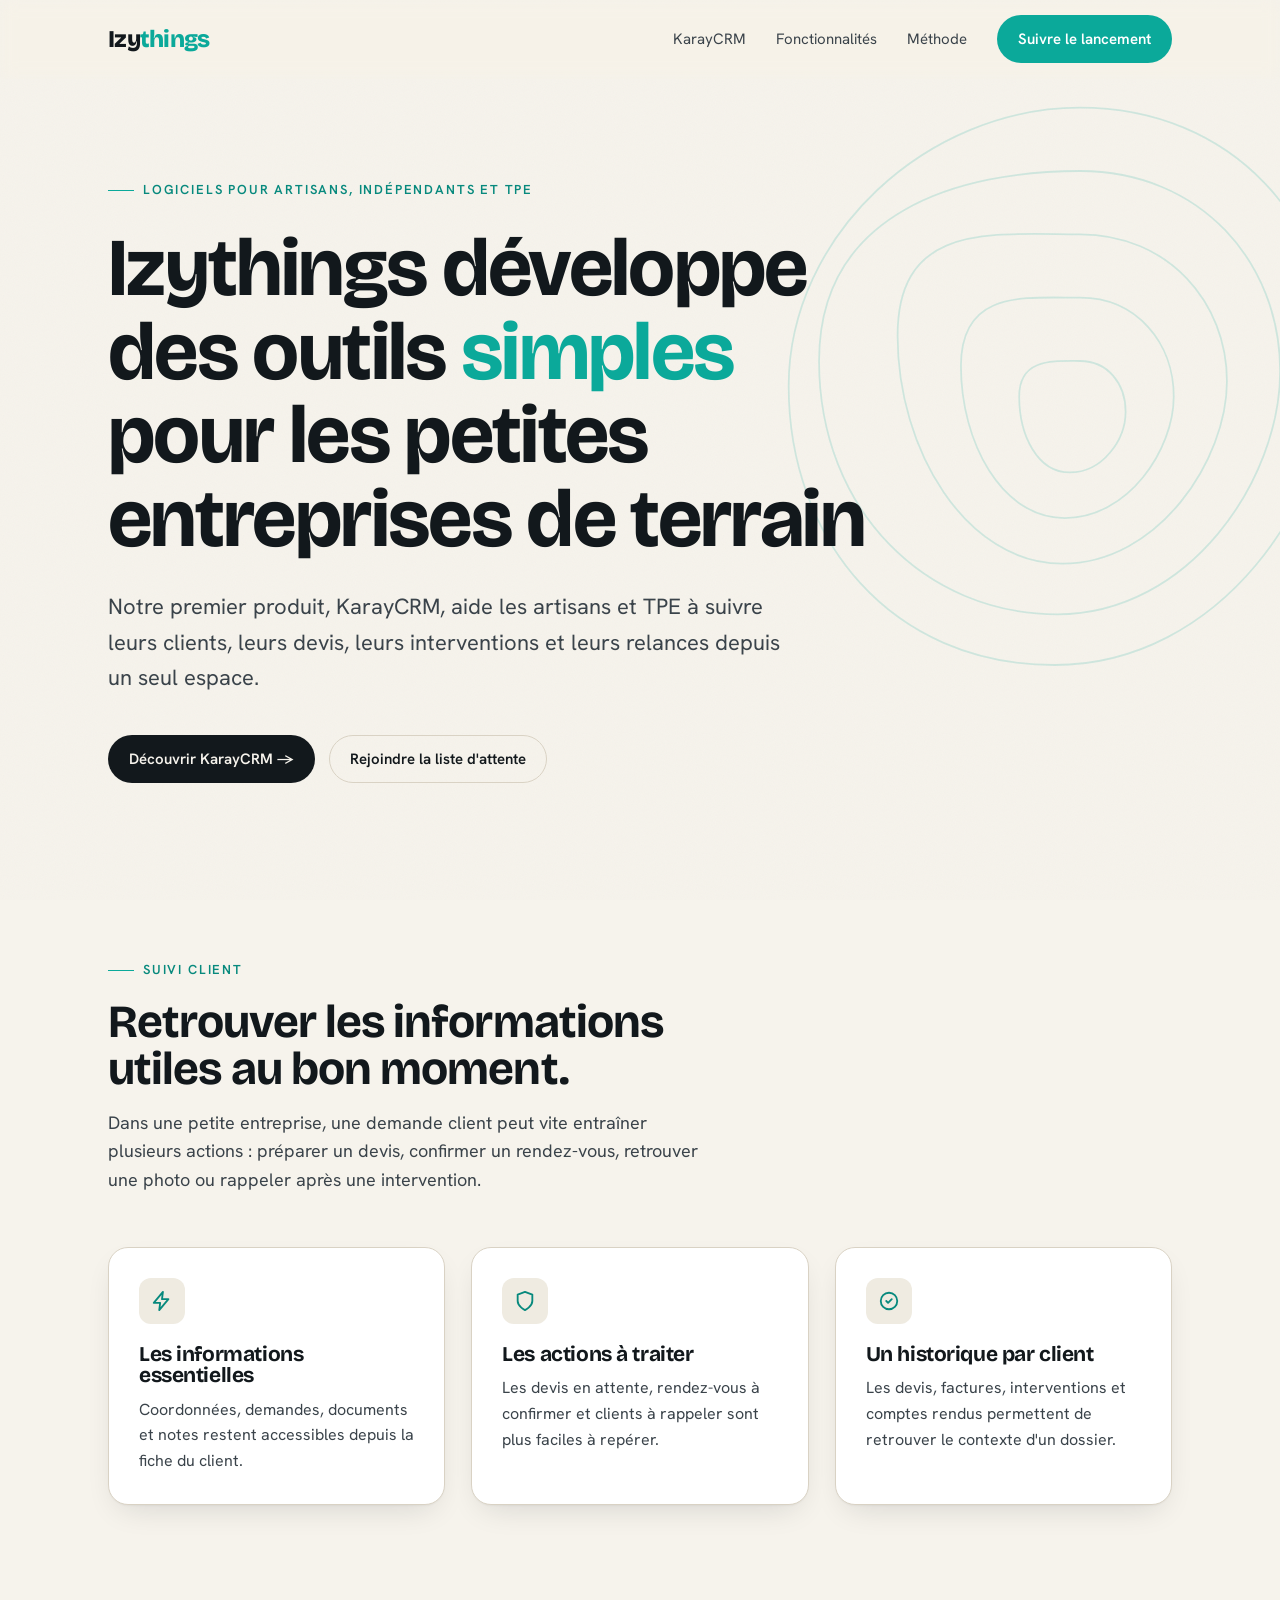
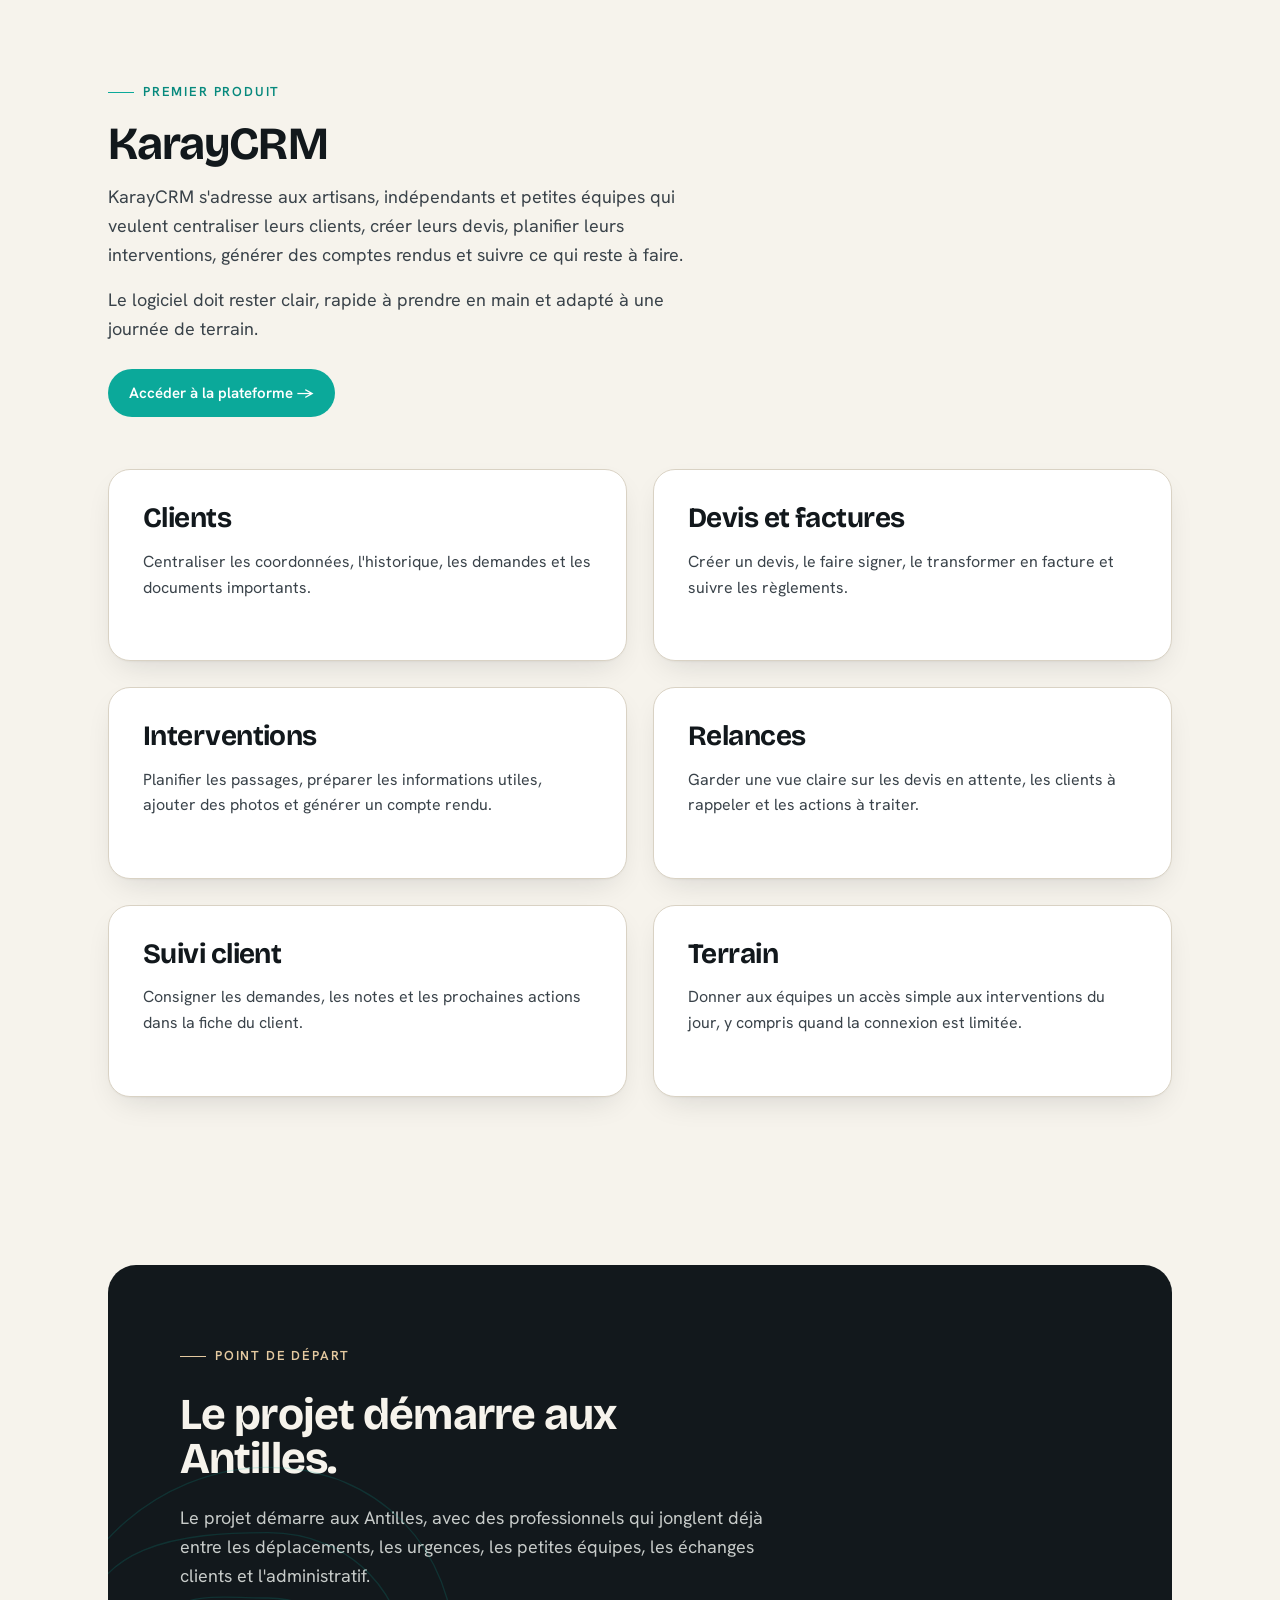
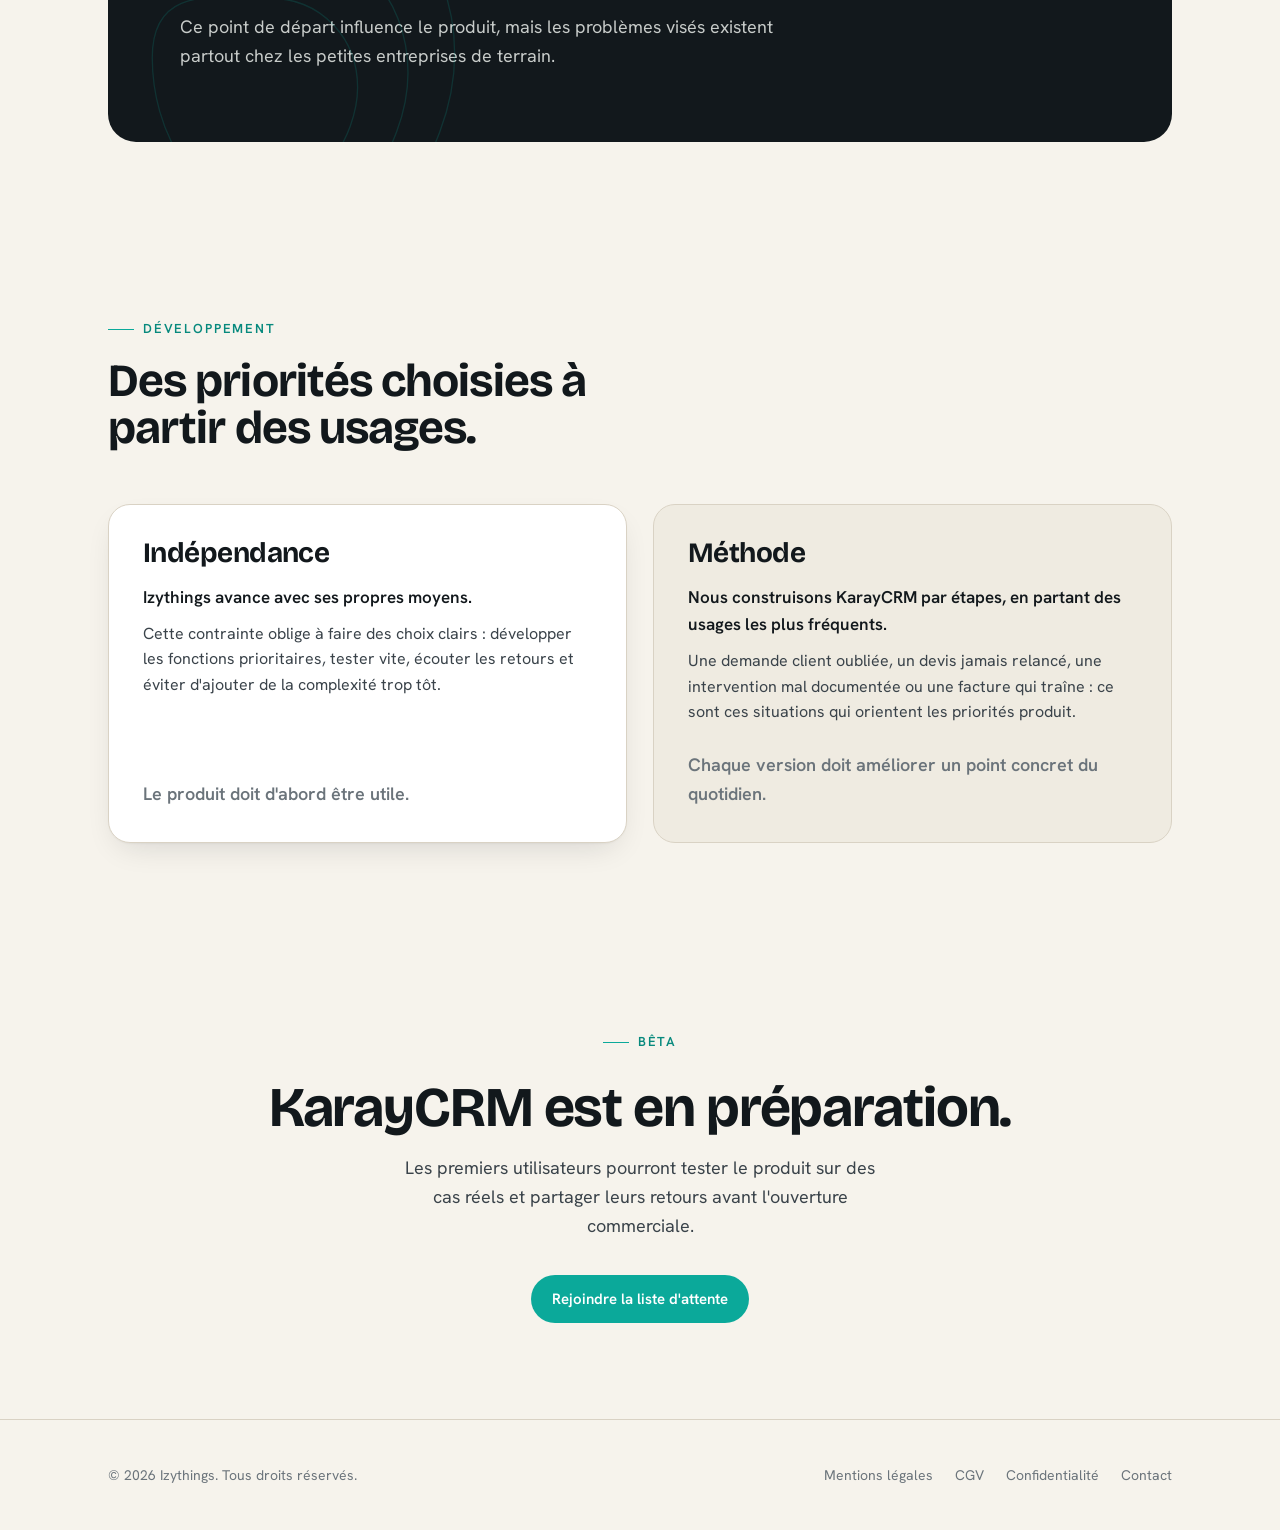
<file: index.html>
<!DOCTYPE html>
<html lang="fr">
<head>
  <meta charset="UTF-8" />
  <meta name="viewport" content="width=device-width, initial-scale=1.0" />

  <!-- ============ SEO ============ -->
  <title>Izythings — Logiciels simples pour artisans et TPE</title>
  <meta name="description" content="Izythings développe KarayCRM, un logiciel de gestion pour artisans et petites entreprises : clients, devis, factures, interventions et relances." />
  <meta name="keywords" content="Izythings, KarayCRM, logiciel artisan, logiciel TPE, gestion clients, devis, factures, interventions, relances" />
  <meta name="author" content="Izythings" />
  <meta name="robots" content="index, follow" />
  <link rel="canonical" href="https://izythings.com/" />

  <!-- ============ Open Graph (aperçus de partage) ============ -->
  <meta property="og:type" content="website" />
  <meta property="og:site_name" content="Izythings" />
  <meta property="og:title" content="Izythings — Logiciels simples pour artisans et TPE" />
  <meta property="og:description" content="Izythings développe KarayCRM, un logiciel de gestion pour artisans et petites entreprises : clients, devis, factures, interventions et relances." />
  <meta property="og:url" content="https://izythings.com/" />
  <meta property="og:locale" content="fr_FR" />
  <meta property="og:image" content="https://izythings.com/og-image.png" />

  <!-- ============ Twitter / X ============ -->
  <meta name="twitter:card" content="summary_large_image" />
  <meta name="twitter:title" content="Izythings — Logiciels simples pour artisans et TPE" />
  <meta name="twitter:description" content="Izythings développe KarayCRM, un logiciel de gestion pour artisans et petites entreprises : clients, devis, factures, interventions et relances." />
  <meta name="twitter:image" content="https://izythings.com/og-image.png" />

  <meta name="theme-color" content="#F6F3EC" />

  <!-- ============ Fonts ============ -->
  <link rel="preconnect" href="https://fonts.googleapis.com" />
  <link rel="preconnect" href="https://fonts.gstatic.com" crossorigin />
  <link href="https://fonts.googleapis.com/css2?family=Bricolage+Grotesque:opsz,wght@12..96,600;12..96,700;12..96,800&family=Hanken+Grotesk:wght@400;500;600;700&display=swap" rel="stylesheet" />

  <link rel="stylesheet" href="styles.css" />

  <!-- ============ Données structurées (JSON-LD) ============ -->
  <script type="application/ld+json">
  {
    "@context": "https://schema.org",
    "@type": "Organization",
    "name": "Izythings",
    "url": "https://izythings.com",
    "description": "Éditeur de logiciels simples pour les artisans, indépendants et petites entreprises.",
    "email": "contact@izythings.com",
    "makesOffer": {
      "@type": "Offer",
      "itemOffered": {
        "@type": "SoftwareApplication",
        "name": "KarayCRM",
        "applicationCategory": "BusinessApplication",
        "operatingSystem": "Web",
        "url": "https://karaycrm.fr",
        "description": "Logiciel de gestion pour suivre les clients, les devis, les factures, les interventions, les comptes rendus et les relances."
      }
    }
  }
  </script>
</head>

<body>
  <!-- ============ Header ============ -->
  <header id="site-header">
    <div class="wrap nav">
      <a href="#top" class="brand">Izy<span>things</span></a>
      <nav class="nav-links" aria-label="Navigation principale">
        <a class="lnk" href="#karaycrm">KarayCRM</a>
        <a class="lnk" href="#fonctionnalites">Fonctionnalités</a>
        <a class="lnk" href="#methode">Méthode</a>
        <a class="btn btn-accent" href="#beta">Suivre le lancement</a>
      </nav>
    </div>
  </header>

  <main id="top">
    <!-- ============ Hero ============ -->
    <section class="hero">
      <svg class="hero-contours" viewBox="0 0 600 600" fill="none" aria-hidden="true">
        <g stroke="currentColor" stroke-width="1.4">
          <path d="M300 70c120 0 200 90 200 200s-90 240-220 240S70 410 70 290 180 70 300 70Z"/>
          <path d="M300 120c95 0 158 72 158 158s-72 192-176 192S94 388 94 270 205 120 300 120Z"/>
          <path d="M300 170c70 0 116 54 116 116s-54 144-130 144-130-90-130-180S230 170 300 170Z"/>
          <path d="M300 220c45 0 74 36 74 78s-36 96-86 96-82-60-82-120S255 220 300 220Z"/>
          <path d="M300 270c22 0 36 18 36 40s-18 48-44 48-40-30-40-60 26-28 48-28Z"/>
        </g>
      </svg>

      <div class="wrap">
        <span class="eyebrow reveal d1">Logiciels pour artisans, indépendants et TPE</span>
        <h1 class="reveal d2">Izythings développe des outils <em>simples</em> pour les petites entreprises de terrain</h1>
        <p class="lead reveal d3">Notre premier produit, KarayCRM, aide les artisans et TPE à suivre leurs clients, leurs devis, leurs interventions et leurs relances depuis un seul espace.</p>
        <div class="hero-cta reveal d4">
          <a class="btn btn-primary" href="#karaycrm">Découvrir KarayCRM →</a>
          <a class="btn btn-ghost" href="mailto:contact@izythings.com?subject=Liste%20d%27attente%20KarayCRM">Rejoindre la liste d'attente</a>
        </div>
      </div>
    </section>

    <!-- ============ Suivi client ============ -->
    <section class="section-pad">
      <div class="wrap">
        <div class="section-head">
          <span class="eyebrow">Suivi client</span>
          <h2>Retrouver les informations utiles au bon moment.</h2>
          <p>Dans une petite entreprise, une demande client peut vite entraîner plusieurs actions : préparer un devis, confirmer un rendez-vous, retrouver une photo ou rappeler après une intervention.</p>
        </div>
        <div class="values">
          <article class="value">
            <div class="ico" aria-hidden="true">
              <svg width="22" height="22" viewBox="0 0 24 24" fill="none" stroke="currentColor" stroke-width="2" stroke-linecap="round" stroke-linejoin="round"><path d="M13 2 3 14h7l-1 8 10-12h-7l1-8Z"/></svg>
            </div>
            <h3>Les informations essentielles</h3>
            <p>Coordonnées, demandes, documents et notes restent accessibles depuis la fiche du client.</p>
          </article>
          <article class="value">
            <div class="ico" aria-hidden="true">
              <svg width="22" height="22" viewBox="0 0 24 24" fill="none" stroke="currentColor" stroke-width="2" stroke-linecap="round" stroke-linejoin="round"><path d="M12 22s8-4 8-10V5l-8-3-8 3v7c0 6 8 10 8 10Z"/></svg>
            </div>
            <h3>Les actions à traiter</h3>
            <p>Les devis en attente, rendez-vous à confirmer et clients à rappeler sont plus faciles à repérer.</p>
          </article>
          <article class="value">
            <div class="ico" aria-hidden="true">
              <svg width="22" height="22" viewBox="0 0 24 24" fill="none" stroke="currentColor" stroke-width="2" stroke-linecap="round" stroke-linejoin="round"><circle cx="12" cy="12" r="9"/><path d="m9 12 2 2 4-4"/></svg>
            </div>
            <h3>Un historique par client</h3>
            <p>Les devis, factures, interventions et comptes rendus permettent de retrouver le contexte d'un dossier.</p>
          </article>
        </div>
      </div>
    </section>

    <!-- ============ KarayCRM ============ -->
    <section class="section-pad" id="karaycrm">
      <div class="wrap">
        <div class="product-intro">
          <div class="section-head">
            <span class="eyebrow">Premier produit</span>
            <h2>KarayCRM</h2>
            <p>KarayCRM s'adresse aux artisans, indépendants et petites équipes qui veulent centraliser leurs clients, créer leurs devis, planifier leurs interventions, générer des comptes rendus et suivre ce qui reste à faire.</p>
            <p>Le logiciel doit rester clair, rapide à prendre en main et adapté à une journée de terrain.</p>
            <a class="btn btn-accent" href="https://karaycrm.fr">Accéder à la plateforme →</a>
          </div>
        </div>
        <div class="products" id="fonctionnalites">

          <article class="product">
            <div class="product-top">
              <h3>Clients</h3>
            </div>
            <p class="desc">Centraliser les coordonnées, l'historique, les demandes et les documents importants.</p>
          </article>

          <article class="product">
            <div class="product-top">
              <h3>Devis et factures</h3>
            </div>
            <p class="desc">Créer un devis, le faire signer, le transformer en facture et suivre les règlements.</p>
          </article>

          <article class="product">
            <div class="product-top">
              <h3>Interventions</h3>
            </div>
            <p class="desc">Planifier les passages, préparer les informations utiles, ajouter des photos et générer un compte rendu.</p>
          </article>

          <article class="product">
            <div class="product-top">
              <h3>Relances</h3>
            </div>
            <p class="desc">Garder une vue claire sur les devis en attente, les clients à rappeler et les actions à traiter.</p>
          </article>

          <article class="product">
            <div class="product-top">
              <h3>Suivi client</h3>
            </div>
            <p class="desc">Consigner les demandes, les notes et les prochaines actions dans la fiche du client.</p>
          </article>

          <article class="product">
            <div class="product-top">
              <h3>Terrain</h3>
            </div>
            <p class="desc">Donner aux équipes un accès simple aux interventions du jour, y compris quand la connexion est limitée.</p>
          </article>

        </div>
      </div>
    </section>

    <!-- ============ Point de départ ============ -->
    <section class="section-pad" id="apropos">
      <div class="wrap">
        <div class="about">
          <svg class="about-contours" viewBox="0 0 600 600" fill="none" aria-hidden="true">
            <g stroke="currentColor" stroke-width="1.4">
              <path d="M300 70c120 0 200 90 200 200s-90 240-220 240S70 410 70 290 180 70 300 70Z"/>
              <path d="M300 140c90 0 150 68 150 150s-68 184-168 184S100 374 100 262 210 140 300 140Z"/>
              <path d="M300 210c58 0 96 44 96 96s-44 124-110 124-110-78-110-156S242 210 300 210Z"/>
            </g>
          </svg>
          <span class="eyebrow">Point de départ</span>
          <h2>Le projet démarre aux Antilles.</h2>
          <p>Le projet démarre aux Antilles, avec des professionnels qui jonglent déjà entre les déplacements, les urgences, les petites équipes, les échanges clients et l'administratif.</p>
          <p>Ce point de départ influence le produit, mais les problèmes visés existent partout chez les petites entreprises de terrain.</p>
        </div>
      </div>
    </section>

    <!-- ============ Méthode ============ -->
    <section class="section-pad" id="methode">
      <div class="wrap">
        <div class="section-head">
          <span class="eyebrow">Développement</span>
          <h2>Des priorités choisies à partir des usages.</h2>
        </div>
        <div class="products">
          <article class="product">
            <div class="product-top">
              <h3>Indépendance</h3>
            </div>
            <p class="tag">Izythings avance avec ses propres moyens.</p>
            <p class="desc">Cette contrainte oblige à faire des choix clairs : développer les fonctions prioritaires, tester vite, écouter les retours et éviter d'ajouter de la complexité trop tôt.</p>
            <div class="foot">
              <span class="more disabled">Le produit doit d'abord être utile.</span>
            </div>
          </article>

          <article class="product soon">
            <div class="product-top">
              <h3>Méthode</h3>
            </div>
            <p class="tag">Nous construisons KarayCRM par étapes, en partant des usages les plus fréquents.</p>
            <p class="desc">Une demande client oubliée, un devis jamais relancé, une intervention mal documentée ou une facture qui traîne : ce sont ces situations qui orientent les priorités produit.</p>
            <div class="foot">
              <span class="more disabled">Chaque version doit améliorer un point concret du quotidien.</span>
            </div>
          </article>
        </div>
      </div>
    </section>

    <!-- ============ Bêta ============ -->
    <section class="contact" id="beta">
      <div class="wrap">
        <span class="eyebrow" style="justify-content:center;">Bêta</span>
        <h2>KarayCRM est en préparation.</h2>
        <p>Les premiers utilisateurs pourront tester le produit sur des cas réels et partager leurs retours avant l'ouverture commerciale.</p>
        <a class="btn btn-accent" href="mailto:contact@izythings.com?subject=Liste%20d%27attente%20KarayCRM">Rejoindre la liste d'attente</a>
      </div>
    </section>
  </main>

  <!-- ============ Footer ============ -->
  <footer>
    <div class="wrap foot-grid">
      <span class="copy">© 2026 Izythings. Tous droits réservés.</span>
      <nav class="foot-links" aria-label="Liens légaux">
        <a href="mentions-legales.html">Mentions légales</a>
        <a href="cgv.html">CGV</a>
        <a href="confidentialite.html">Confidentialité</a>
        <a href="mailto:contact@izythings.com">Contact</a>
      </nav>
    </div>
  </footer>

  <script>
    // Header : fond au scroll
    const header = document.getElementById('site-header');
    const onScroll = () => header.classList.toggle('scrolled', window.scrollY > 12);
    onScroll();
    window.addEventListener('scroll', onScroll, { passive: true });
  </script>
</body>
</html>
</file>
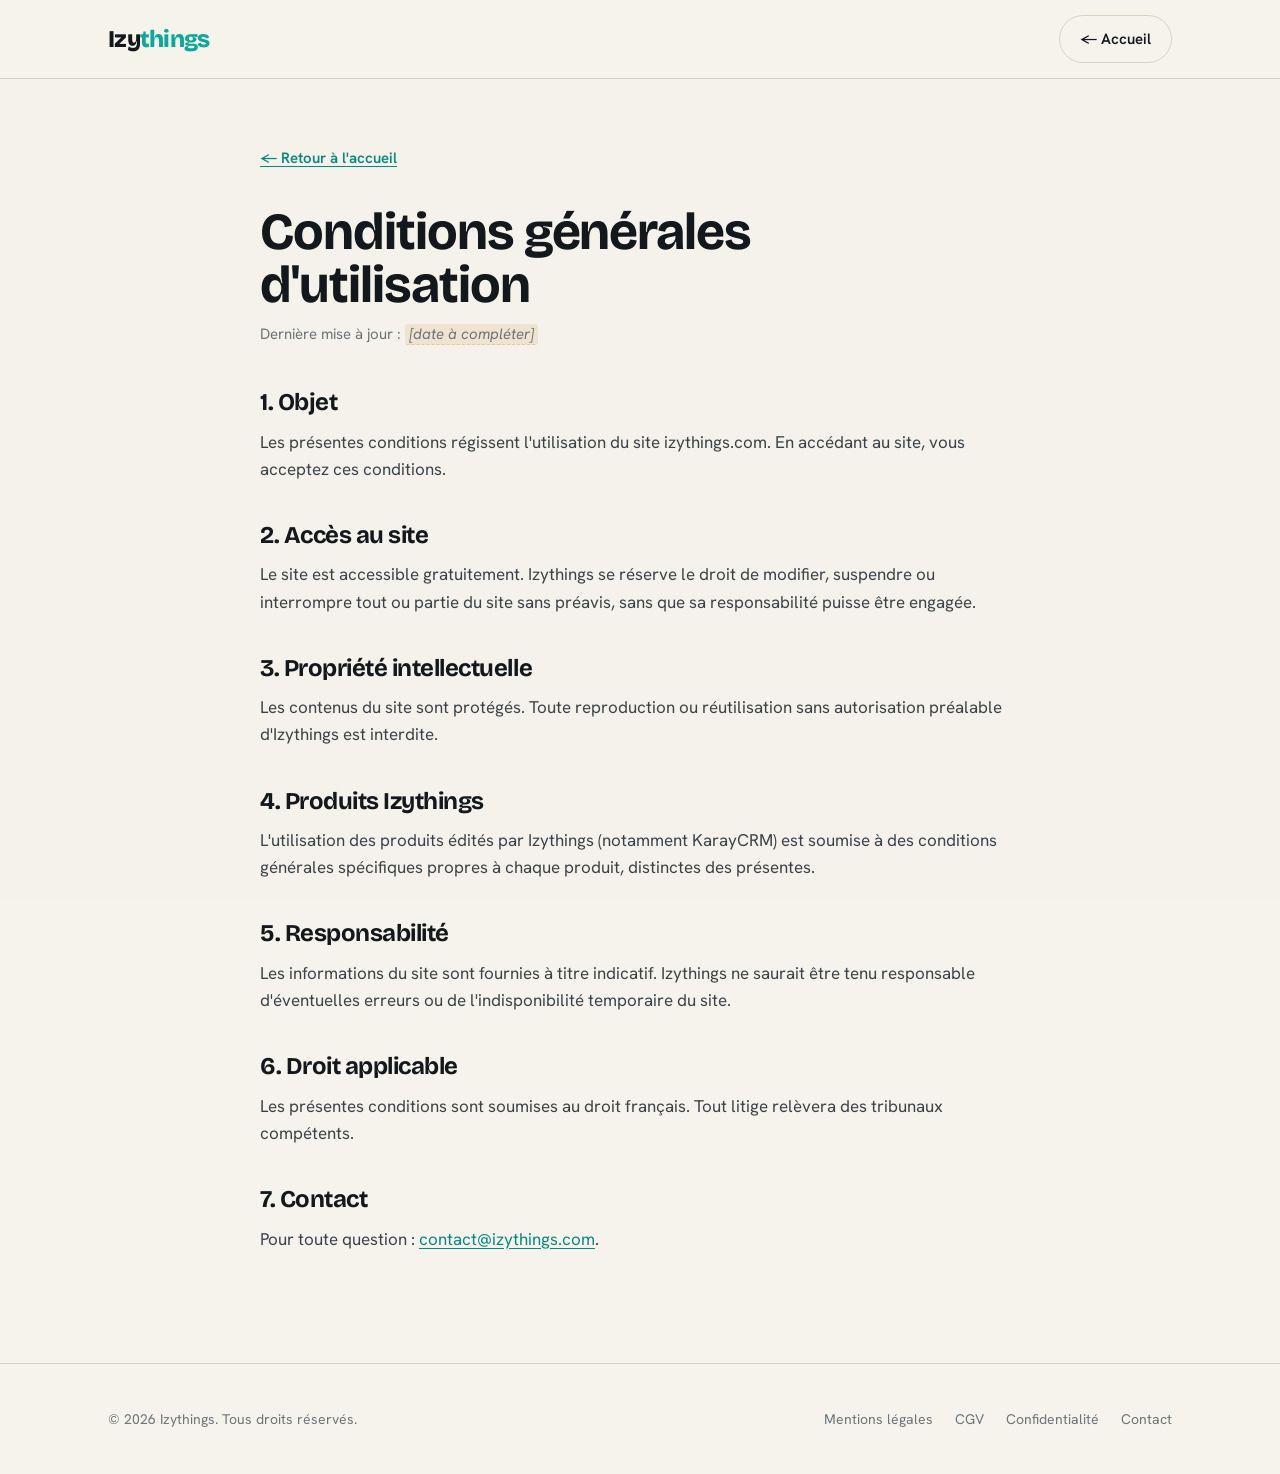
<file: cgu.html>
<!DOCTYPE html>
<html lang="fr">
<head>
  <meta charset="UTF-8" />
  <meta name="viewport" content="width=device-width, initial-scale=1.0" />
  <title>Conditions générales d'utilisation — Izythings</title>
  <meta name="description" content="Conditions générales d'utilisation du site Izythings." />
  <meta name="robots" content="index, follow" />
  <link rel="canonical" href="https://izythings.com/cgu.html" />
  <link rel="preconnect" href="https://fonts.googleapis.com" />
  <link rel="preconnect" href="https://fonts.gstatic.com" crossorigin />
  <link href="https://fonts.googleapis.com/css2?family=Bricolage+Grotesque:opsz,wght@12..96,700;12..96,800&family=Hanken+Grotesk:wght@400;500;600;700&display=swap" rel="stylesheet" />
  <link rel="stylesheet" href="styles.css" />
</head>
<body>
  <header id="site-header" class="scrolled">
    <div class="wrap nav">
      <a href="index.html" class="brand">Izy<span>things</span></a>
      <nav class="nav-links" aria-label="Navigation principale">
        <a class="btn btn-ghost" href="index.html">← Accueil</a>
      </nav>
    </div>
  </header>

  <main class="wrap legal">
    <a class="back" href="index.html">← Retour à l'accueil</a>
    <h1>Conditions générales d'utilisation</h1>
    <p class="updated">Dernière mise à jour : <span class="ph">[date à compléter]</span></p>

    <h2>1. Objet</h2>
    <p>Les présentes conditions régissent l'utilisation du site izythings.com. En accédant au site, vous acceptez ces conditions.</p>

    <h2>2. Accès au site</h2>
    <p>Le site est accessible gratuitement. Izythings se réserve le droit de modifier, suspendre ou interrompre tout ou partie du site sans préavis, sans que sa responsabilité puisse être engagée.</p>

    <h2>3. Propriété intellectuelle</h2>
    <p>Les contenus du site sont protégés. Toute reproduction ou réutilisation sans autorisation préalable d'Izythings est interdite.</p>

    <h2>4. Produits Izythings</h2>
    <p>L'utilisation des produits édités par Izythings (notamment KarayCRM) est soumise à des conditions générales spécifiques propres à chaque produit, distinctes des présentes.</p>

    <h2>5. Responsabilité</h2>
    <p>Les informations du site sont fournies à titre indicatif. Izythings ne saurait être tenu responsable d'éventuelles erreurs ou de l'indisponibilité temporaire du site.</p>

    <h2>6. Droit applicable</h2>
    <p>Les présentes conditions sont soumises au droit français. Tout litige relèvera des tribunaux compétents.</p>

    <h2>7. Contact</h2>
    <p>Pour toute question : <a href="mailto:contact@izythings.com">contact@izythings.com</a>.</p>
  </main>

  <footer>
    <div class="wrap foot-grid">
      <span class="copy">© 2026 Izythings. Tous droits réservés.</span>
      <nav class="foot-links" aria-label="Liens légaux">
        <a href="mentions-legales.html">Mentions légales</a>
        <a href="cgv.html">CGV</a>
        <a href="confidentialite.html">Confidentialité</a>
        <a href="mailto:contact@izythings.com">Contact</a>
      </nav>
    </div>
  </footer>
</body>
</html>
</file>
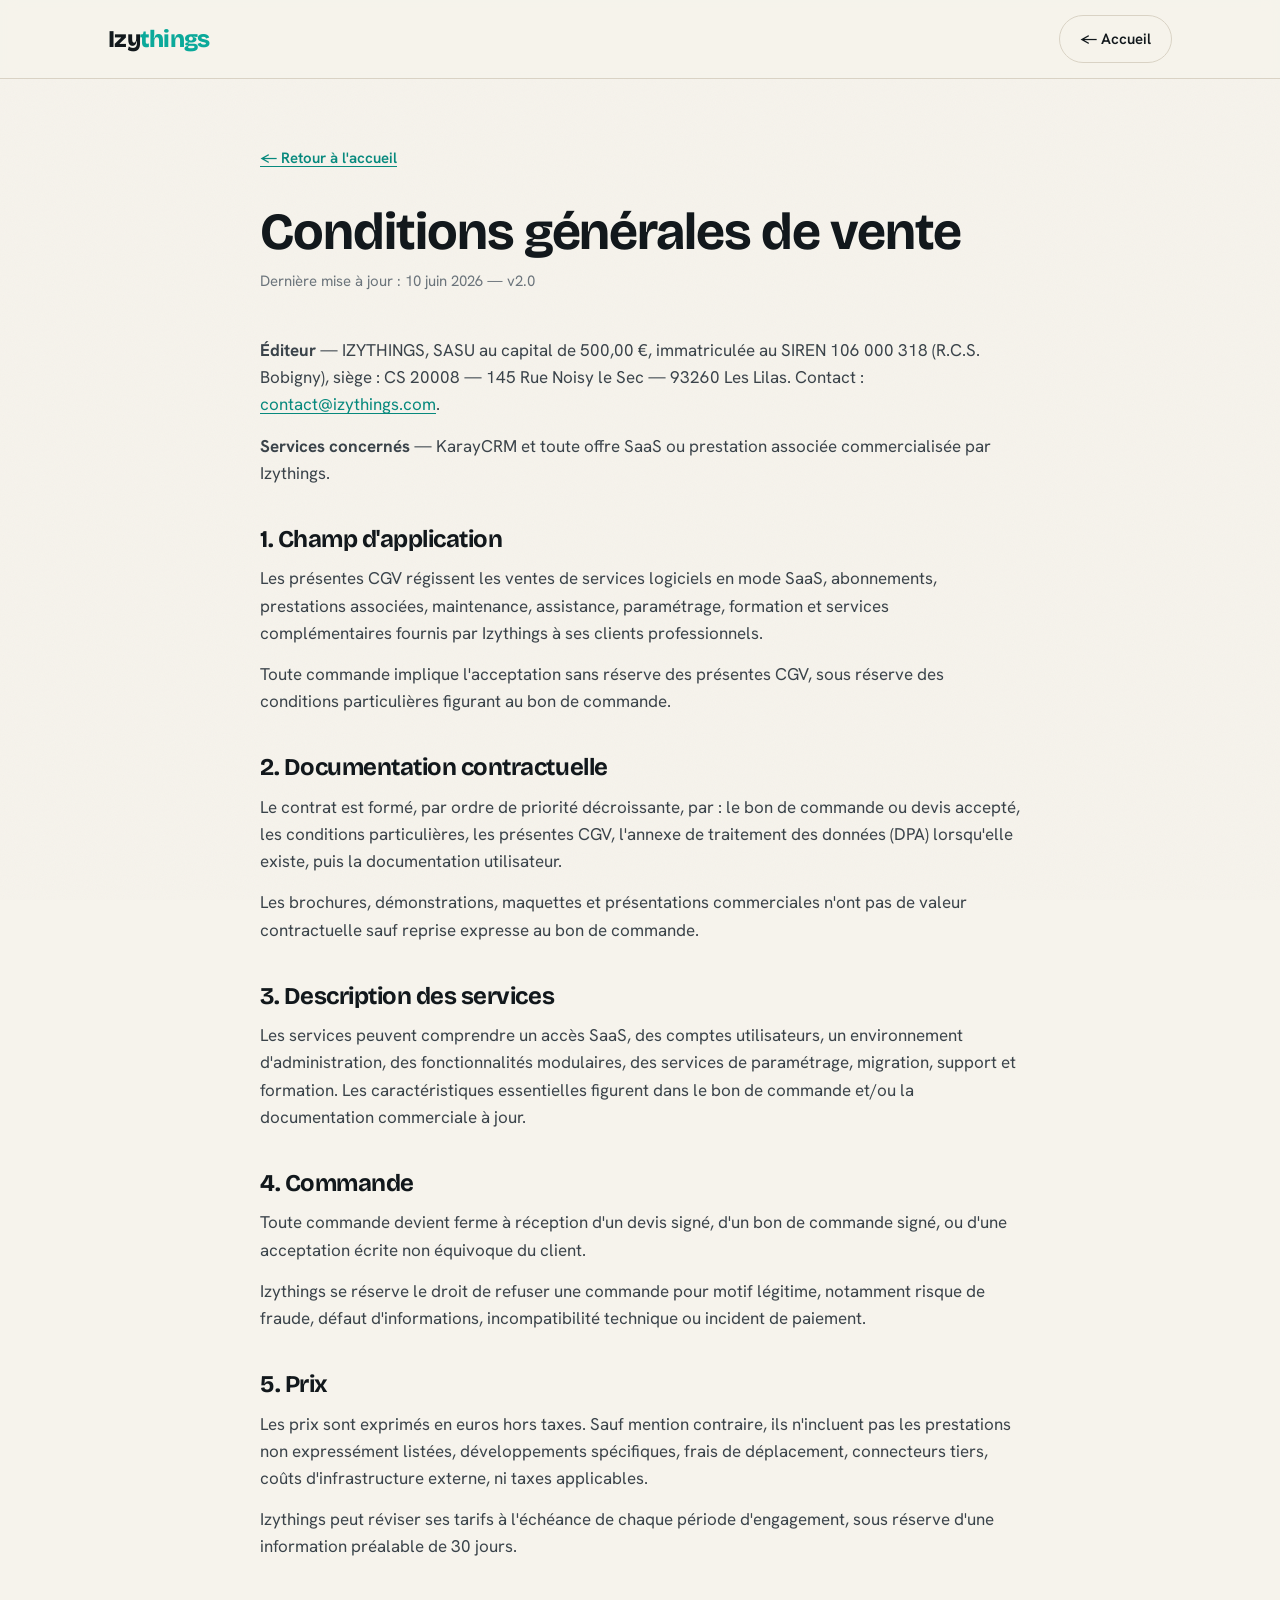
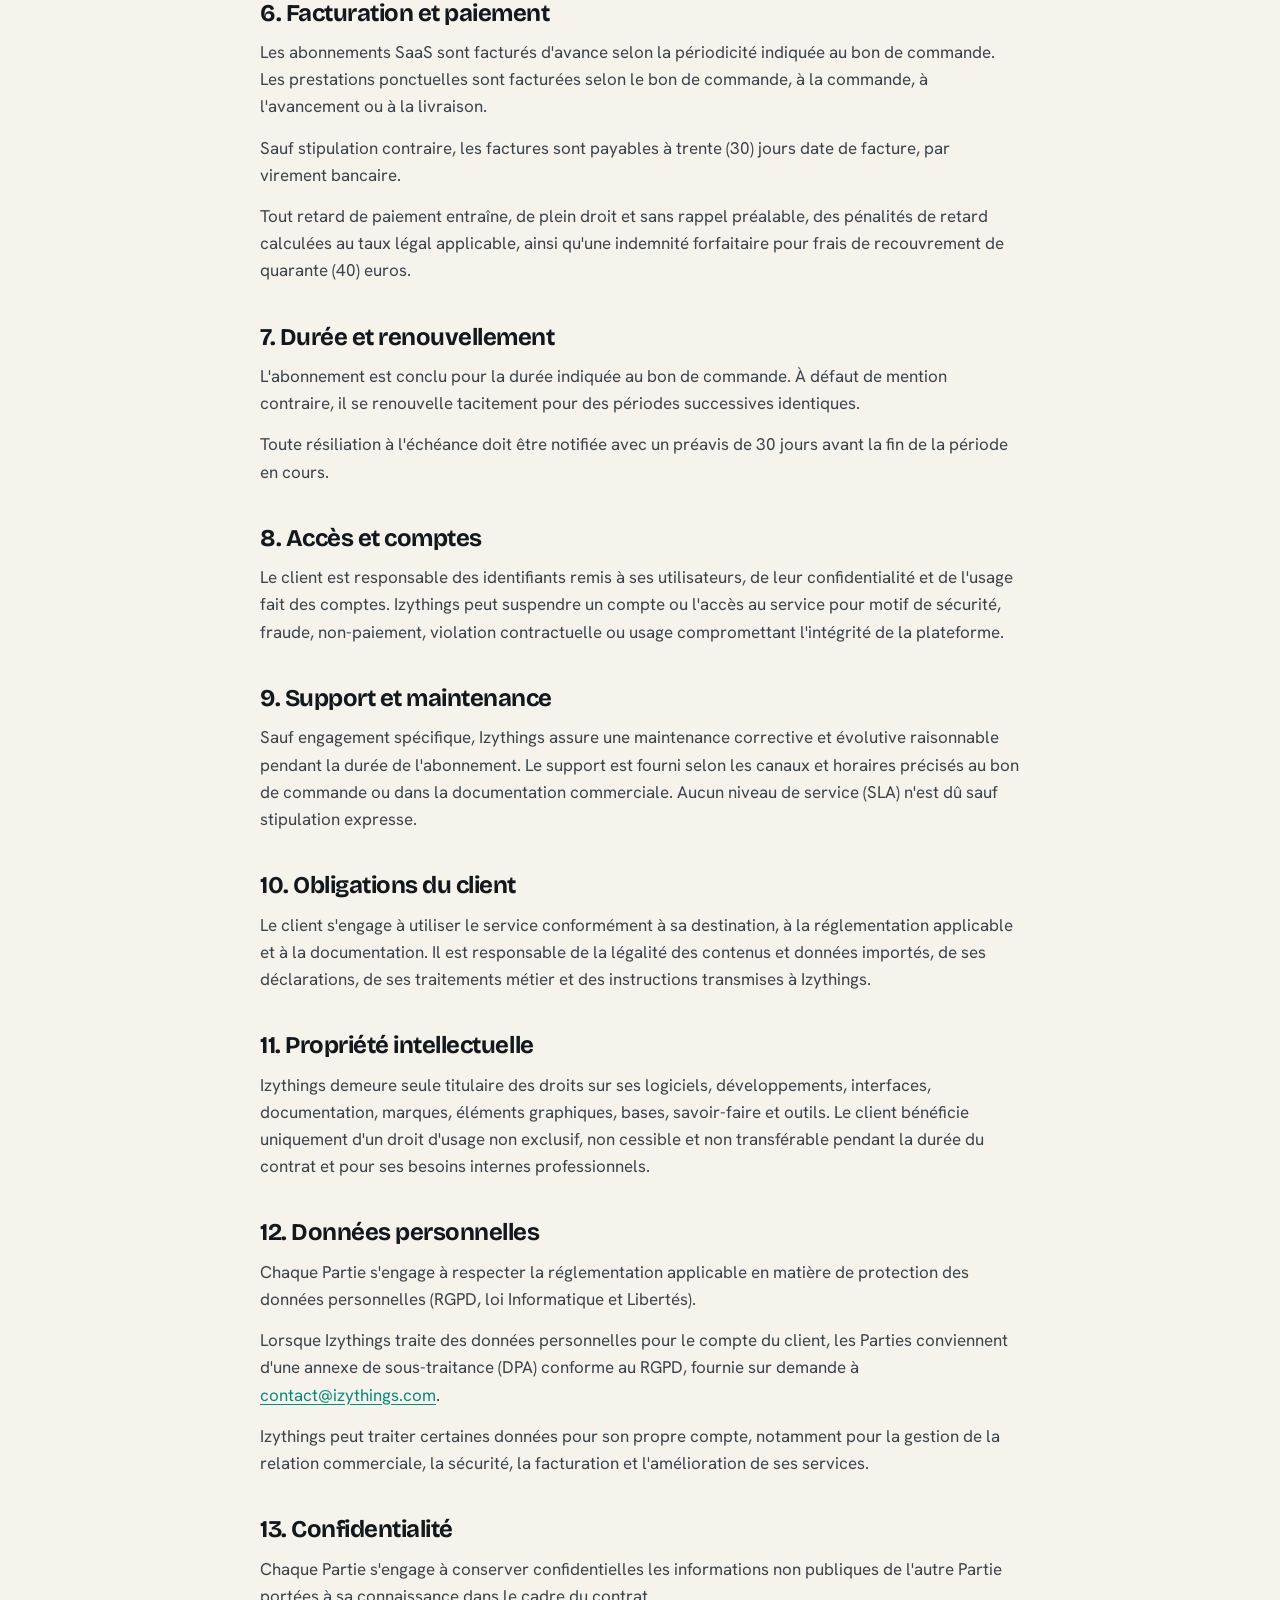
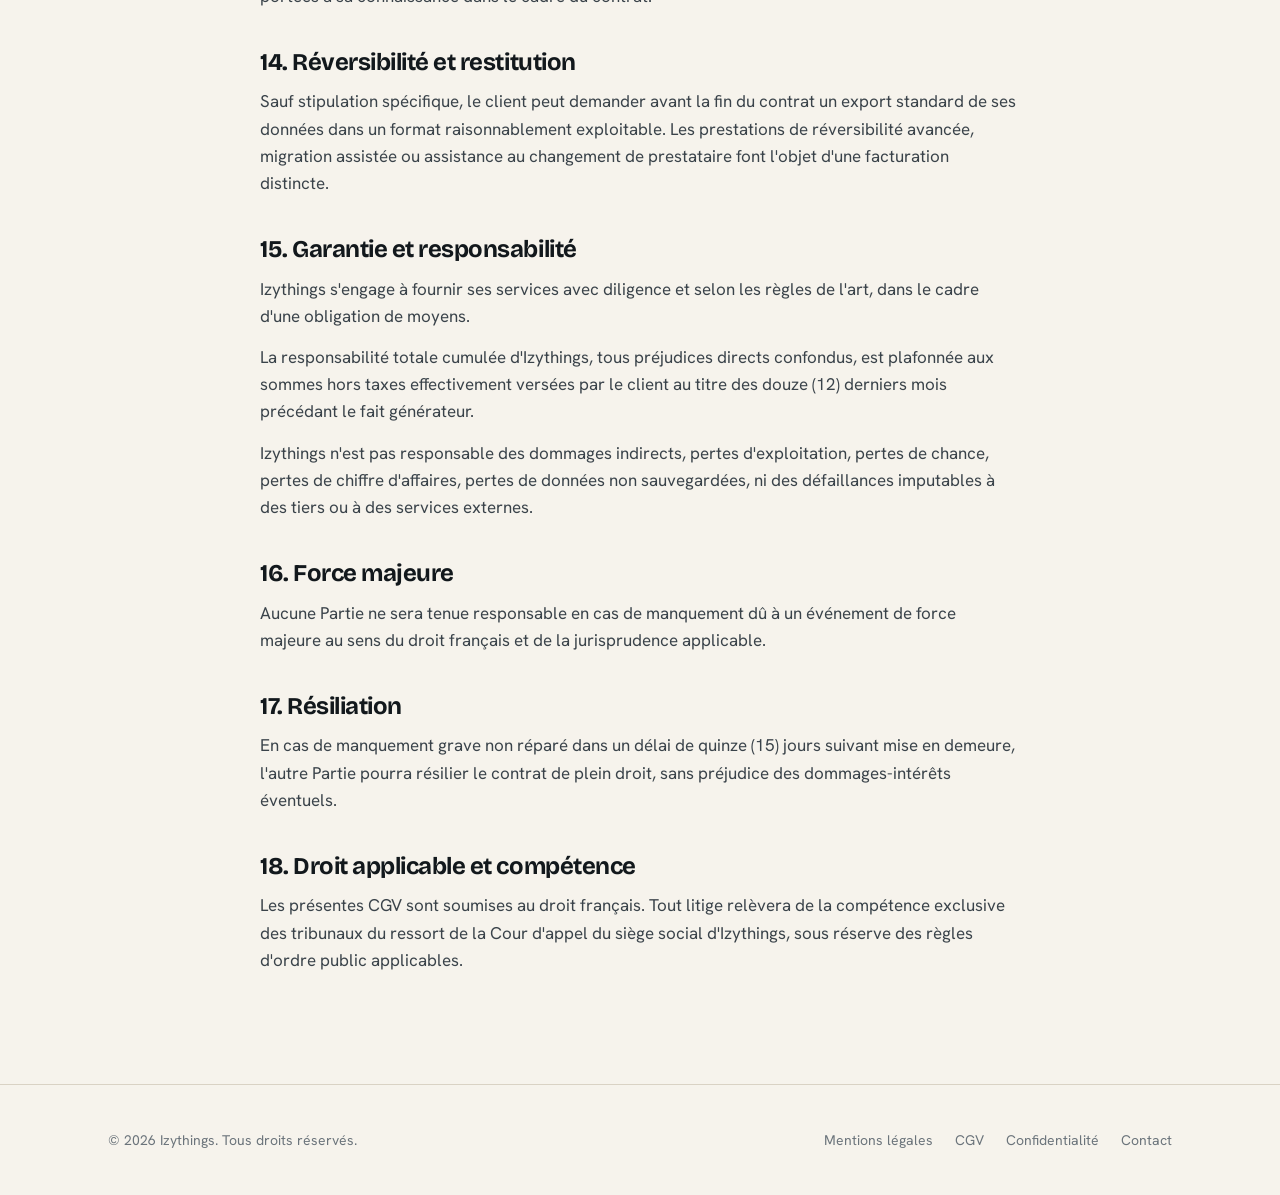
<file: cgv.html>
<!DOCTYPE html>
<html lang="fr">
<head>
  <meta charset="UTF-8" />
  <meta name="viewport" content="width=device-width, initial-scale=1.0" />
  <title>Conditions générales de vente — Izythings</title>
  <meta name="description" content="Conditions générales de vente des services SaaS B2B d'Izythings (KarayCRM)." />
  <meta name="robots" content="index, follow" />
  <link rel="canonical" href="https://izythings.com/cgv.html" />
  <link rel="preconnect" href="https://fonts.googleapis.com" />
  <link rel="preconnect" href="https://fonts.gstatic.com" crossorigin />
  <link href="https://fonts.googleapis.com/css2?family=Bricolage+Grotesque:opsz,wght@12..96,700;12..96,800&family=Hanken+Grotesk:wght@400;500;600;700&display=swap" rel="stylesheet" />
  <link rel="stylesheet" href="styles.css" />
</head>
<body>
  <header id="site-header" class="scrolled">
    <div class="wrap nav">
      <a href="index.html" class="brand">Izy<span>things</span></a>
      <nav class="nav-links" aria-label="Navigation principale">
        <a class="btn btn-ghost" href="index.html">← Accueil</a>
      </nav>
    </div>
  </header>

  <main class="wrap legal">
    <a class="back" href="index.html">← Retour à l'accueil</a>
    <h1>Conditions générales de vente</h1>
    <p class="updated">Dernière mise à jour : 10 juin 2026 — v2.0</p>

    <p><strong>Éditeur</strong> — IZYTHINGS, SASU au capital de 500,00 €, immatriculée au SIREN 106 000 318 (R.C.S. Bobigny), siège : CS 20008 — 145 Rue Noisy le Sec — 93260 Les Lilas. Contact : <a href="mailto:contact@izythings.com">contact@izythings.com</a>.</p>
    <p><strong>Services concernés</strong> — KarayCRM et toute offre SaaS ou prestation associée commercialisée par Izythings.</p>

    <h2>1. Champ d'application</h2>
    <p>Les présentes CGV régissent les ventes de services logiciels en mode SaaS, abonnements, prestations associées, maintenance, assistance, paramétrage, formation et services complémentaires fournis par Izythings à ses clients professionnels.</p>
    <p>Toute commande implique l'acceptation sans réserve des présentes CGV, sous réserve des conditions particulières figurant au bon de commande.</p>

    <h2>2. Documentation contractuelle</h2>
    <p>Le contrat est formé, par ordre de priorité décroissante, par : le bon de commande ou devis accepté, les conditions particulières, les présentes CGV, l'annexe de traitement des données (DPA) lorsqu'elle existe, puis la documentation utilisateur.</p>
    <p>Les brochures, démonstrations, maquettes et présentations commerciales n'ont pas de valeur contractuelle sauf reprise expresse au bon de commande.</p>

    <h2>3. Description des services</h2>
    <p>Les services peuvent comprendre un accès SaaS, des comptes utilisateurs, un environnement d'administration, des fonctionnalités modulaires, des services de paramétrage, migration, support et formation. Les caractéristiques essentielles figurent dans le bon de commande et/ou la documentation commerciale à jour.</p>

    <h2>4. Commande</h2>
    <p>Toute commande devient ferme à réception d'un devis signé, d'un bon de commande signé, ou d'une acceptation écrite non équivoque du client.</p>
    <p>Izythings se réserve le droit de refuser une commande pour motif légitime, notamment risque de fraude, défaut d'informations, incompatibilité technique ou incident de paiement.</p>

    <h2>5. Prix</h2>
    <p>Les prix sont exprimés en euros hors taxes. Sauf mention contraire, ils n'incluent pas les prestations non expressément listées, développements spécifiques, frais de déplacement, connecteurs tiers, coûts d'infrastructure externe, ni taxes applicables.</p>
    <p>Izythings peut réviser ses tarifs à l'échéance de chaque période d'engagement, sous réserve d'une information préalable de 30 jours.</p>

    <h2>6. Facturation et paiement</h2>
    <p>Les abonnements SaaS sont facturés d'avance selon la périodicité indiquée au bon de commande. Les prestations ponctuelles sont facturées selon le bon de commande, à la commande, à l'avancement ou à la livraison.</p>
    <p>Sauf stipulation contraire, les factures sont payables à trente (30) jours date de facture, par virement bancaire.</p>
    <p>Tout retard de paiement entraîne, de plein droit et sans rappel préalable, des pénalités de retard calculées au taux légal applicable, ainsi qu'une indemnité forfaitaire pour frais de recouvrement de quarante (40) euros.</p>

    <h2>7. Durée et renouvellement</h2>
    <p>L'abonnement est conclu pour la durée indiquée au bon de commande. À défaut de mention contraire, il se renouvelle tacitement pour des périodes successives identiques.</p>
    <p>Toute résiliation à l'échéance doit être notifiée avec un préavis de 30 jours avant la fin de la période en cours.</p>

    <h2>8. Accès et comptes</h2>
    <p>Le client est responsable des identifiants remis à ses utilisateurs, de leur confidentialité et de l'usage fait des comptes. Izythings peut suspendre un compte ou l'accès au service pour motif de sécurité, fraude, non-paiement, violation contractuelle ou usage compromettant l'intégrité de la plateforme.</p>

    <h2>9. Support et maintenance</h2>
    <p>Sauf engagement spécifique, Izythings assure une maintenance corrective et évolutive raisonnable pendant la durée de l'abonnement. Le support est fourni selon les canaux et horaires précisés au bon de commande ou dans la documentation commerciale. Aucun niveau de service (SLA) n'est dû sauf stipulation expresse.</p>

    <h2>10. Obligations du client</h2>
    <p>Le client s'engage à utiliser le service conformément à sa destination, à la réglementation applicable et à la documentation. Il est responsable de la légalité des contenus et données importés, de ses déclarations, de ses traitements métier et des instructions transmises à Izythings.</p>

    <h2>11. Propriété intellectuelle</h2>
    <p>Izythings demeure seule titulaire des droits sur ses logiciels, développements, interfaces, documentation, marques, éléments graphiques, bases, savoir-faire et outils. Le client bénéficie uniquement d'un droit d'usage non exclusif, non cessible et non transférable pendant la durée du contrat et pour ses besoins internes professionnels.</p>

    <h2>12. Données personnelles</h2>
    <p>Chaque Partie s'engage à respecter la réglementation applicable en matière de protection des données personnelles (RGPD, loi Informatique et Libertés).</p>
    <p>Lorsque Izythings traite des données personnelles pour le compte du client, les Parties conviennent d'une annexe de sous-traitance (DPA) conforme au RGPD, fournie sur demande à <a href="mailto:contact@izythings.com">contact@izythings.com</a>.</p>
    <p>Izythings peut traiter certaines données pour son propre compte, notamment pour la gestion de la relation commerciale, la sécurité, la facturation et l'amélioration de ses services.</p>

    <h2>13. Confidentialité</h2>
    <p>Chaque Partie s'engage à conserver confidentielles les informations non publiques de l'autre Partie portées à sa connaissance dans le cadre du contrat.</p>

    <h2>14. Réversibilité et restitution</h2>
    <p>Sauf stipulation spécifique, le client peut demander avant la fin du contrat un export standard de ses données dans un format raisonnablement exploitable. Les prestations de réversibilité avancée, migration assistée ou assistance au changement de prestataire font l'objet d'une facturation distincte.</p>

    <h2>15. Garantie et responsabilité</h2>
    <p>Izythings s'engage à fournir ses services avec diligence et selon les règles de l'art, dans le cadre d'une obligation de moyens.</p>
    <p>La responsabilité totale cumulée d'Izythings, tous préjudices directs confondus, est plafonnée aux sommes hors taxes effectivement versées par le client au titre des douze (12) derniers mois précédant le fait générateur.</p>
    <p>Izythings n'est pas responsable des dommages indirects, pertes d'exploitation, pertes de chance, pertes de chiffre d'affaires, pertes de données non sauvegardées, ni des défaillances imputables à des tiers ou à des services externes.</p>

    <h2>16. Force majeure</h2>
    <p>Aucune Partie ne sera tenue responsable en cas de manquement dû à un événement de force majeure au sens du droit français et de la jurisprudence applicable.</p>

    <h2>17. Résiliation</h2>
    <p>En cas de manquement grave non réparé dans un délai de quinze (15) jours suivant mise en demeure, l'autre Partie pourra résilier le contrat de plein droit, sans préjudice des dommages-intérêts éventuels.</p>

    <h2>18. Droit applicable et compétence</h2>
    <p>Les présentes CGV sont soumises au droit français. Tout litige relèvera de la compétence exclusive des tribunaux du ressort de la Cour d'appel du siège social d'Izythings, sous réserve des règles d'ordre public applicables.</p>
  </main>

  <footer>
    <div class="wrap foot-grid">
      <span class="copy">© 2026 Izythings. Tous droits réservés.</span>
      <nav class="foot-links" aria-label="Liens légaux">
        <a href="mentions-legales.html">Mentions légales</a>
        <a href="cgv.html">CGV</a>
        <a href="confidentialite.html">Confidentialité</a>
        <a href="mailto:contact@izythings.com">Contact</a>
      </nav>
    </div>
  </footer>
</body>
</html>
</file>
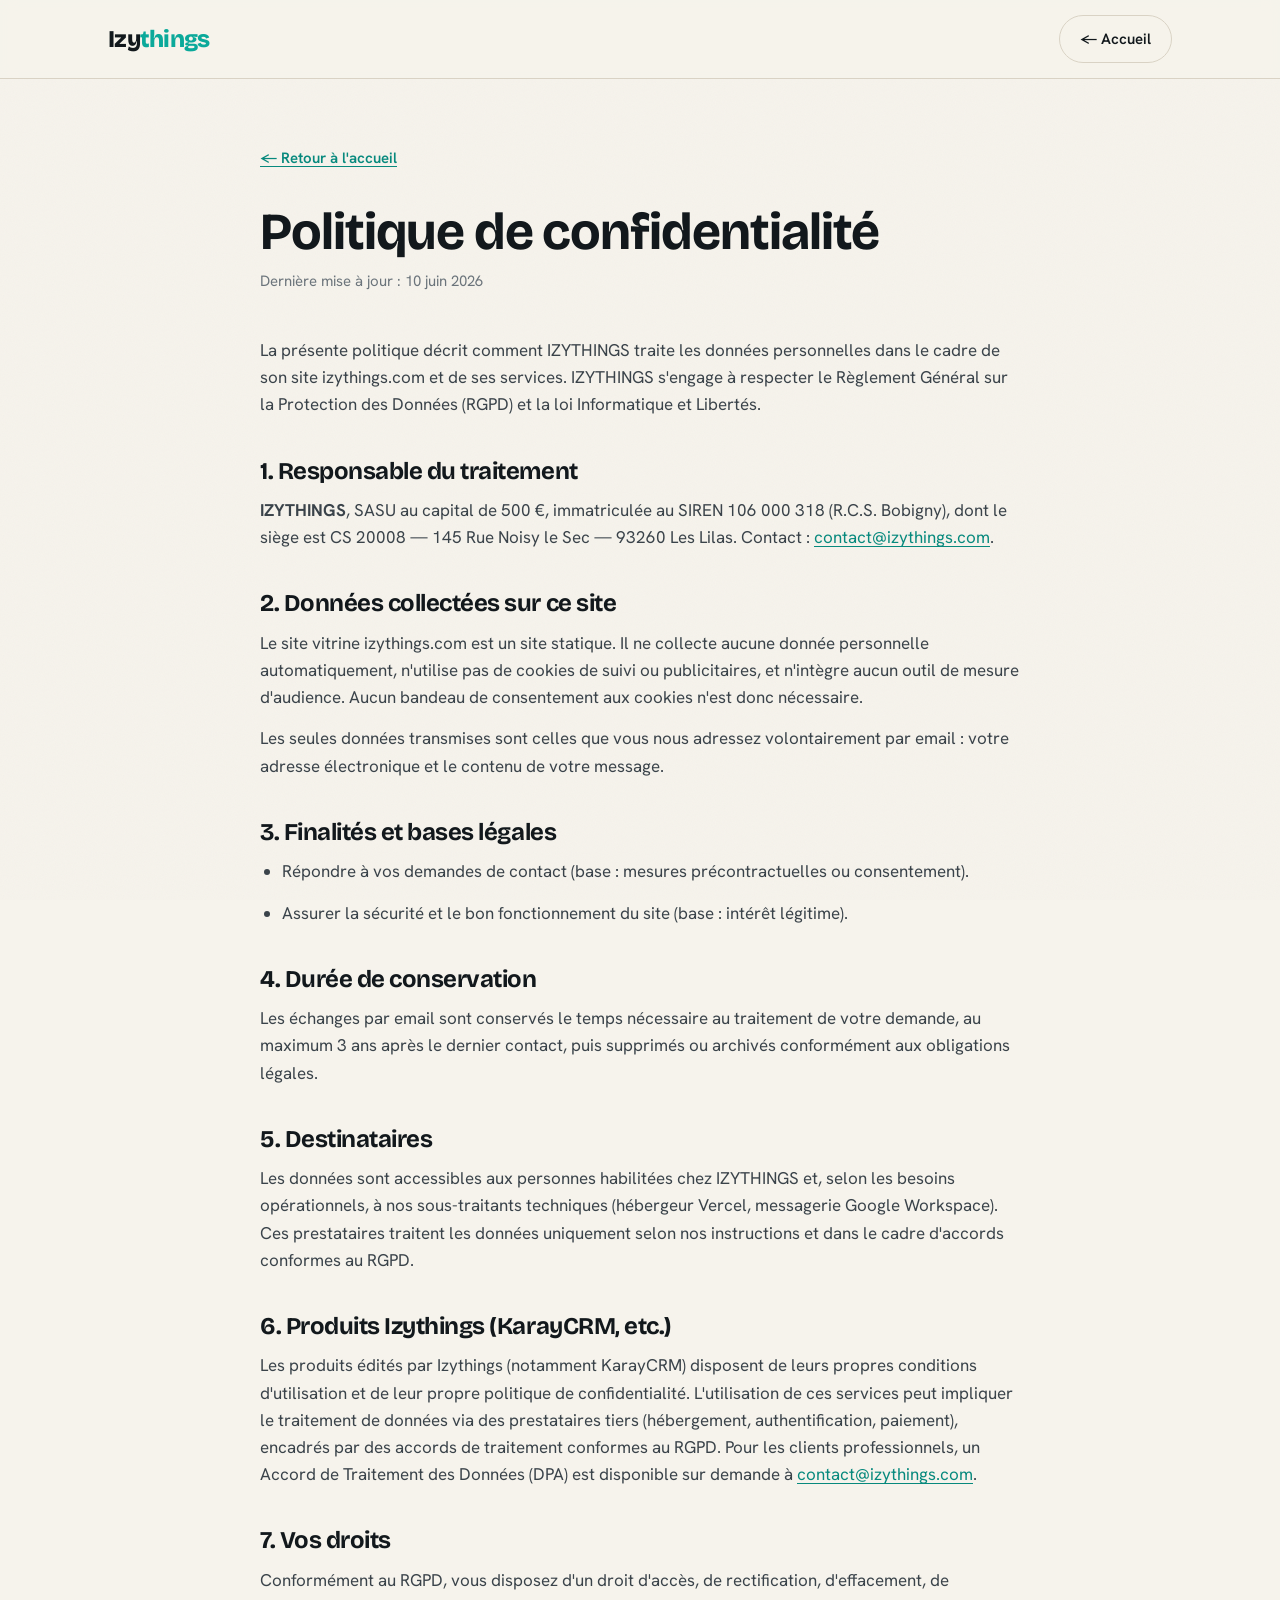
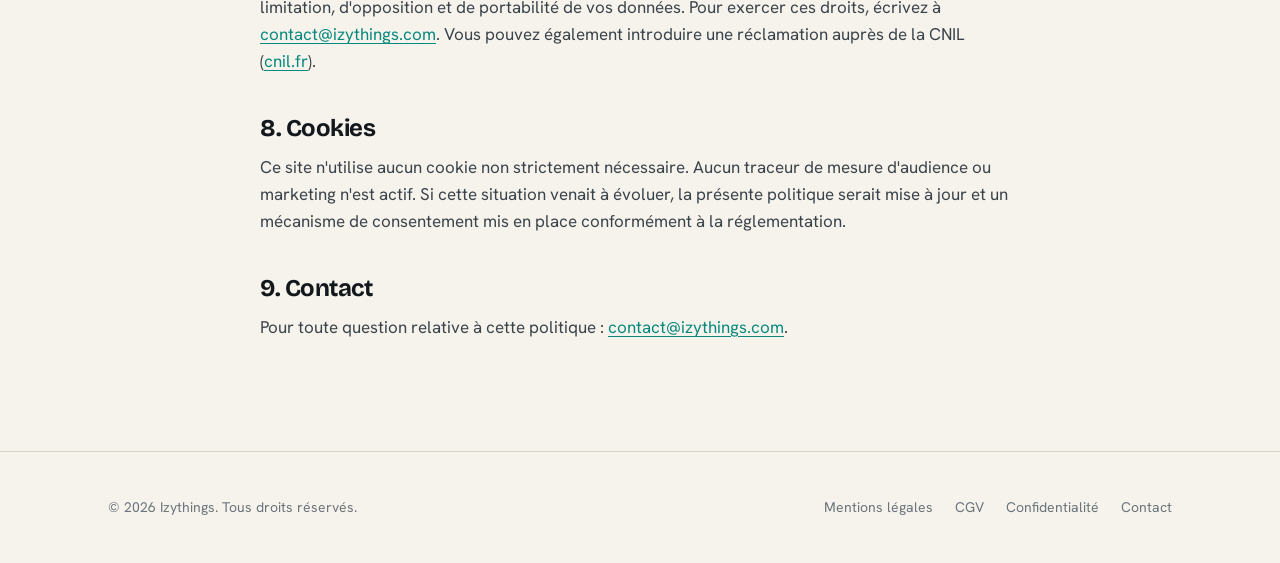
<file: confidentialite.html>
<!DOCTYPE html>
<html lang="fr">
<head>
  <meta charset="UTF-8" />
  <meta name="viewport" content="width=device-width, initial-scale=1.0" />
  <title>Politique de confidentialité — Izythings</title>
  <meta name="description" content="Politique de confidentialité d'Izythings : données collectées, finalités, droits RGPD et contact." />
  <meta name="robots" content="index, follow" />
  <link rel="canonical" href="https://izythings.com/confidentialite.html" />
  <link rel="preconnect" href="https://fonts.googleapis.com" />
  <link rel="preconnect" href="https://fonts.gstatic.com" crossorigin />
  <link href="https://fonts.googleapis.com/css2?family=Bricolage+Grotesque:opsz,wght@12..96,700;12..96,800&family=Hanken+Grotesk:wght@400;500;600;700&display=swap" rel="stylesheet" />
  <link rel="stylesheet" href="styles.css" />
</head>
<body>
  <header id="site-header" class="scrolled">
    <div class="wrap nav">
      <a href="index.html" class="brand">Izy<span>things</span></a>
      <nav class="nav-links" aria-label="Navigation principale">
        <a class="btn btn-ghost" href="index.html">← Accueil</a>
      </nav>
    </div>
  </header>

  <main class="wrap legal">
    <a class="back" href="index.html">← Retour à l'accueil</a>
    <h1>Politique de confidentialité</h1>
    <p class="updated">Dernière mise à jour : 10 juin 2026</p>

    <p>La présente politique décrit comment IZYTHINGS traite les données personnelles dans le cadre de son site izythings.com et de ses services. IZYTHINGS s'engage à respecter le Règlement Général sur la Protection des Données (RGPD) et la loi Informatique et Libertés.</p>

    <h2>1. Responsable du traitement</h2>
    <p><strong>IZYTHINGS</strong>, SASU au capital de 500 €, immatriculée au SIREN 106 000 318 (R.C.S. Bobigny), dont le siège est CS 20008 — 145 Rue Noisy le Sec — 93260 Les Lilas. Contact : <a href="mailto:contact@izythings.com">contact@izythings.com</a>.</p>

    <h2>2. Données collectées sur ce site</h2>
    <p>Le site vitrine izythings.com est un site statique. Il ne collecte aucune donnée personnelle automatiquement, n'utilise pas de cookies de suivi ou publicitaires, et n'intègre aucun outil de mesure d'audience. Aucun bandeau de consentement aux cookies n'est donc nécessaire.</p>
    <p>Les seules données transmises sont celles que vous nous adressez volontairement par email : votre adresse électronique et le contenu de votre message.</p>

    <h2>3. Finalités et bases légales</h2>
    <ul>
      <li>Répondre à vos demandes de contact (base : mesures précontractuelles ou consentement).</li>
      <li>Assurer la sécurité et le bon fonctionnement du site (base : intérêt légitime).</li>
    </ul>

    <h2>4. Durée de conservation</h2>
    <p>Les échanges par email sont conservés le temps nécessaire au traitement de votre demande, au maximum 3 ans après le dernier contact, puis supprimés ou archivés conformément aux obligations légales.</p>

    <h2>5. Destinataires</h2>
    <p>Les données sont accessibles aux personnes habilitées chez IZYTHINGS et, selon les besoins opérationnels, à nos sous-traitants techniques (hébergeur Vercel, messagerie Google Workspace). Ces prestataires traitent les données uniquement selon nos instructions et dans le cadre d'accords conformes au RGPD.</p>

    <h2>6. Produits Izythings (KarayCRM, etc.)</h2>
    <p>Les produits édités par Izythings (notamment KarayCRM) disposent de leurs propres conditions d'utilisation et de leur propre politique de confidentialité. L'utilisation de ces services peut impliquer le traitement de données via des prestataires tiers (hébergement, authentification, paiement), encadrés par des accords de traitement conformes au RGPD. Pour les clients professionnels, un Accord de Traitement des Données (DPA) est disponible sur demande à <a href="mailto:contact@izythings.com">contact@izythings.com</a>.</p>

    <h2>7. Vos droits</h2>
    <p>Conformément au RGPD, vous disposez d'un droit d'accès, de rectification, d'effacement, de limitation, d'opposition et de portabilité de vos données. Pour exercer ces droits, écrivez à <a href="mailto:contact@izythings.com">contact@izythings.com</a>. Vous pouvez également introduire une réclamation auprès de la CNIL (<a href="https://www.cnil.fr" target="_blank" rel="noopener">cnil.fr</a>).</p>

    <h2>8. Cookies</h2>
    <p>Ce site n'utilise aucun cookie non strictement nécessaire. Aucun traceur de mesure d'audience ou marketing n'est actif. Si cette situation venait à évoluer, la présente politique serait mise à jour et un mécanisme de consentement mis en place conformément à la réglementation.</p>

    <h2>9. Contact</h2>
    <p>Pour toute question relative à cette politique : <a href="mailto:contact@izythings.com">contact@izythings.com</a>.</p>
  </main>

  <footer>
    <div class="wrap foot-grid">
      <span class="copy">© 2026 Izythings. Tous droits réservés.</span>
      <nav class="foot-links" aria-label="Liens légaux">
        <a href="mentions-legales.html">Mentions légales</a>
        <a href="cgv.html">CGV</a>
        <a href="confidentialite.html">Confidentialité</a>
        <a href="mailto:contact@izythings.com">Contact</a>
      </nav>
    </div>
  </footer>
</body>
</html>
</file>
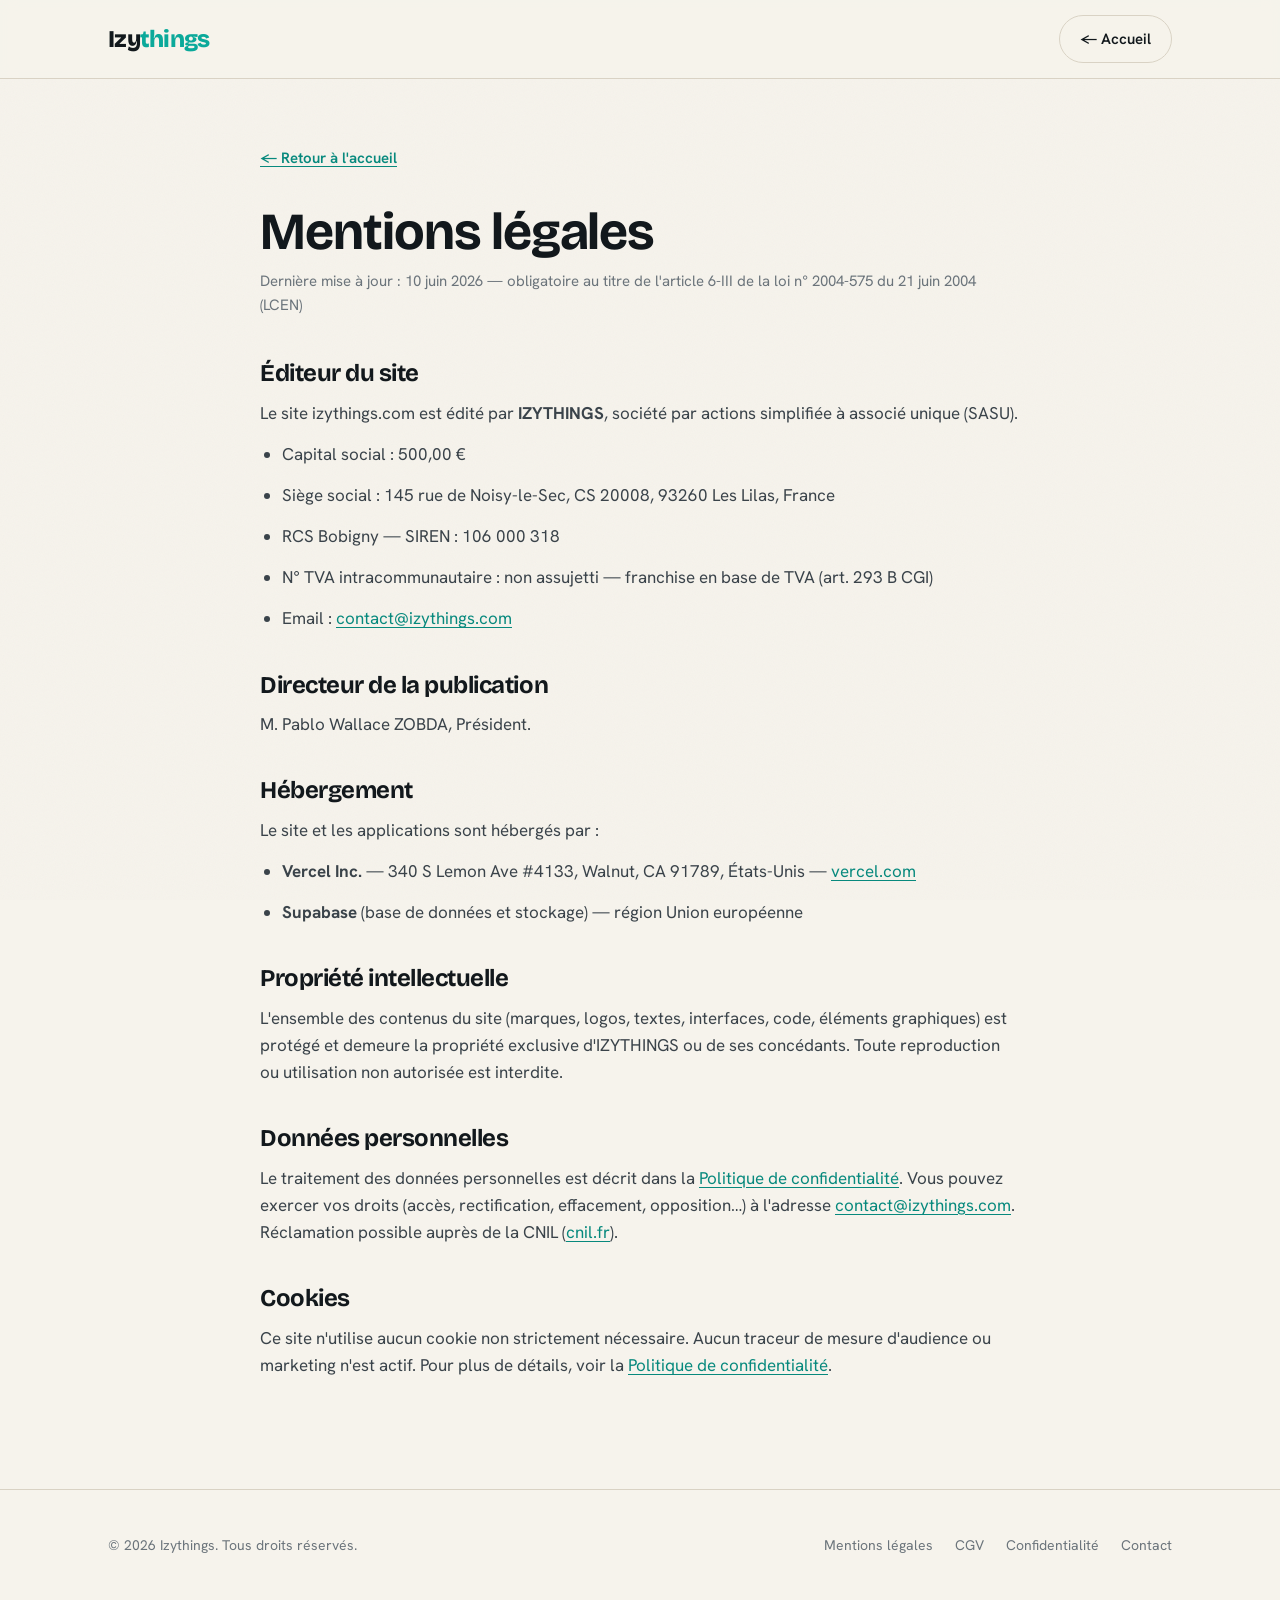
<file: mentions-legales.html>
<!DOCTYPE html>
<html lang="fr">
<head>
  <meta charset="UTF-8" />
  <meta name="viewport" content="width=device-width, initial-scale=1.0" />
  <title>Mentions légales — Izythings</title>
  <meta name="description" content="Mentions légales du site Izythings." />
  <meta name="robots" content="index, follow" />
  <link rel="canonical" href="https://izythings.com/mentions-legales.html" />
  <link rel="preconnect" href="https://fonts.googleapis.com" />
  <link rel="preconnect" href="https://fonts.gstatic.com" crossorigin />
  <link href="https://fonts.googleapis.com/css2?family=Bricolage+Grotesque:opsz,wght@12..96,700;12..96,800&family=Hanken+Grotesk:wght@400;500;600;700&display=swap" rel="stylesheet" />
  <link rel="stylesheet" href="styles.css" />
</head>
<body>
  <header id="site-header" class="scrolled">
    <div class="wrap nav">
      <a href="index.html" class="brand">Izy<span>things</span></a>
      <nav class="nav-links" aria-label="Navigation principale">
        <a class="btn btn-ghost" href="index.html">← Accueil</a>
      </nav>
    </div>
  </header>

  <main class="wrap legal">
    <a class="back" href="index.html">← Retour à l'accueil</a>
    <h1>Mentions légales</h1>
    <p class="updated">Dernière mise à jour : 10 juin 2026 — obligatoire au titre de l'article 6-III de la loi n° 2004-575 du 21 juin 2004 (LCEN)</p>

    <h2>Éditeur du site</h2>
    <p>Le site izythings.com est édité par <strong>IZYTHINGS</strong>, société par actions simplifiée à associé unique (SASU).</p>
    <ul>
      <li>Capital social : 500,00 €</li>
      <li>Siège social : 145 rue de Noisy-le-Sec, CS 20008, 93260 Les Lilas, France</li>
      <li>RCS Bobigny — SIREN : 106 000 318</li>
      <li>N° TVA intracommunautaire : non assujetti — franchise en base de TVA (art. 293 B CGI)</li>
      <li>Email : <a href="mailto:contact@izythings.com">contact@izythings.com</a></li>
    </ul>

    <h2>Directeur de la publication</h2>
    <p>M. Pablo Wallace ZOBDA, Président.</p>

    <h2>Hébergement</h2>
    <p>Le site et les applications sont hébergés par :</p>
    <ul>
      <li><strong>Vercel Inc.</strong> — 340 S Lemon Ave #4133, Walnut, CA 91789, États-Unis — <a href="https://vercel.com" target="_blank" rel="noopener">vercel.com</a></li>
      <li><strong>Supabase</strong> (base de données et stockage) — région Union européenne</li>
    </ul>

    <h2>Propriété intellectuelle</h2>
    <p>L'ensemble des contenus du site (marques, logos, textes, interfaces, code, éléments graphiques) est protégé et demeure la propriété exclusive d'IZYTHINGS ou de ses concédants. Toute reproduction ou utilisation non autorisée est interdite.</p>

    <h2>Données personnelles</h2>
    <p>Le traitement des données personnelles est décrit dans la <a href="confidentialite.html">Politique de confidentialité</a>. Vous pouvez exercer vos droits (accès, rectification, effacement, opposition…) à l'adresse <a href="mailto:contact@izythings.com">contact@izythings.com</a>. Réclamation possible auprès de la CNIL (<a href="https://www.cnil.fr" target="_blank" rel="noopener">cnil.fr</a>).</p>

    <h2>Cookies</h2>
    <p>Ce site n'utilise aucun cookie non strictement nécessaire. Aucun traceur de mesure d'audience ou marketing n'est actif. Pour plus de détails, voir la <a href="confidentialite.html">Politique de confidentialité</a>.</p>
  </main>

  <footer>
    <div class="wrap foot-grid">
      <span class="copy">© 2026 Izythings. Tous droits réservés.</span>
      <nav class="foot-links" aria-label="Liens légaux">
        <a href="mentions-legales.html">Mentions légales</a>
        <a href="cgv.html">CGV</a>
        <a href="confidentialite.html">Confidentialité</a>
        <a href="mailto:contact@izythings.com">Contact</a>
      </nav>
    </div>
  </footer>
</body>
</html>
</file>
<file: styles.css>
/* ============================================================
   Izythings — feuille de style partagée
   ============================================================ */

:root {
  --paper: #F6F3EC;
  --paper-2: #EFEBE1;
  --ink: #12181C;
  --ink-soft: #3A434A;
  --ink-faint: #6B747B;
  --turquoise: #0BA99A;
  --turquoise-deep: #07897D;
  --sand: #E4C9A0;
  --line: #D9D2C4;
  --white: #FFFFFF;
  --shadow: 0 1px 2px rgba(18,24,28,.04), 0 12px 32px -12px rgba(18,24,28,.16);
  --maxw: 1120px;
}

* { margin: 0; padding: 0; box-sizing: border-box; }

html { scroll-behavior: smooth; }

body {
  background: var(--paper);
  color: var(--ink);
  font-family: "Hanken Grotesk", system-ui, sans-serif;
  font-size: 18px;
  line-height: 1.6;
  -webkit-font-smoothing: antialiased;
  text-rendering: optimizeLegibility;
  overflow-x: hidden;
}

/* subtle paper grain */
body::before {
  content: "";
  position: fixed;
  inset: 0;
  pointer-events: none;
  z-index: 1;
  opacity: .035;
  background-image: url("data:image/svg+xml,%3Csvg xmlns='http://www.w3.org/2000/svg' width='120' height='120'%3E%3Cfilter id='n'%3E%3CfeTurbulence type='fractalNoise' baseFrequency='.9' numOctaves='2'/%3E%3C/filter%3E%3Crect width='100%25' height='100%25' filter='url(%23n)'/%3E%3C/svg%3E");
}

h1, h2, h3 {
  font-family: "Bricolage Grotesque", "Hanken Grotesk", sans-serif;
  font-weight: 700;
  line-height: 1.02;
  letter-spacing: -0.02em;
}

a { color: inherit; text-decoration: none; }

.wrap { max-width: var(--maxw); margin: 0 auto; padding: 0 28px; position: relative; z-index: 2; }

/* ---------- Header ---------- */
header {
  position: sticky; top: 0; z-index: 50;
  backdrop-filter: saturate(140%) blur(8px);
  background: rgba(246,243,236,0);
  transition: background .3s ease, border-color .3s ease;
  border-bottom: 1px solid transparent;
}
header.scrolled {
  background: rgba(246,243,236,.82);
  border-bottom: 1px solid var(--line);
}
.nav { display: flex; align-items: center; justify-content: space-between; height: 78px; }
.brand { font-family: "Bricolage Grotesque", sans-serif; font-weight: 800; font-size: 24px; letter-spacing: -0.03em; }
.brand span { color: var(--turquoise); }
.nav-links { display: flex; align-items: center; gap: 30px; }
.nav-links a.lnk { font-size: 15px; color: var(--ink-soft); transition: color .2s; }
.nav-links a.lnk:hover { color: var(--ink); }

.btn {
  display: inline-flex; align-items: center; gap: 8px;
  font-weight: 600; font-size: 15px;
  padding: 11px 20px; border-radius: 999px;
  transition: transform .15s ease, background .2s ease, box-shadow .2s;
  cursor: pointer; border: 1px solid transparent;
}
.btn-primary { background: var(--ink); color: var(--paper); }
.btn-primary:hover { transform: translateY(-2px); box-shadow: 0 10px 24px -10px rgba(18,24,28,.5); }
.btn-accent { background: var(--turquoise); color: #fff; }
.btn-accent:hover { background: var(--turquoise-deep); transform: translateY(-2px); }
.btn-ghost { background: transparent; color: var(--ink); border-color: var(--line); }
.btn-ghost:hover { border-color: var(--ink); }

@media (max-width: 720px) { .nav-links a.lnk { display: none; } }

/* ---------- Hero ---------- */
.hero { position: relative; padding: 92px 0 84px; overflow: hidden; }
.hero-contours {
  position: absolute; top: -60px; right: -180px; width: 760px; max-width: 90vw;
  color: var(--turquoise); opacity: .16; z-index: 0; pointer-events: none;
}
.eyebrow {
  display: inline-flex; align-items: center; gap: 9px;
  font-size: 13px; font-weight: 600; letter-spacing: .14em; text-transform: uppercase;
  color: var(--turquoise-deep); margin-bottom: 26px;
}
.eyebrow::before { content: ""; width: 26px; height: 1px; background: var(--turquoise); display: inline-block; }
.hero h1 { font-size: clamp(42px, 7vw, 82px); max-width: 16ch; }
.hero h1 em { font-style: normal; color: var(--turquoise); }
.hero p.lead { font-size: clamp(18px, 2.2vw, 22px); color: var(--ink-soft); max-width: 56ch; margin-top: 28px; }
.hero-cta { display: flex; flex-wrap: wrap; gap: 14px; margin-top: 40px; }

/* staggered load */
.reveal { opacity: 0; transform: translateY(16px); animation: rise .8s cubic-bezier(.2,.7,.2,1) forwards; }
.d1 { animation-delay: .05s; } .d2 { animation-delay: .15s; } .d3 { animation-delay: .25s; }
.d4 { animation-delay: .35s; } .d5 { animation-delay: .45s; }
@keyframes rise { to { opacity: 1; transform: none; } }
@media (prefers-reduced-motion: reduce) { .reveal { animation: none; opacity: 1; transform: none; } html { scroll-behavior: auto; } }

/* ---------- Sections ---------- */
section { position: relative; }
.section-pad { padding: 84px 0; }
.section-head { max-width: 60ch; margin-bottom: 52px; }
.section-head .eyebrow { margin-bottom: 18px; }
.section-head h2 { font-size: clamp(30px, 4vw, 46px); }
.section-head p { color: var(--ink-soft); margin-top: 16px; }

/* values */
.values { display: grid; grid-template-columns: repeat(3, 1fr); gap: 26px; }
.value { background: var(--white); border: 1px solid var(--line); border-radius: 20px; padding: 30px; box-shadow: var(--shadow); }
.value .ico { width: 46px; height: 46px; border-radius: 12px; display: grid; place-items: center; background: var(--paper-2); color: var(--turquoise-deep); margin-bottom: 20px; }
.value h3 { font-size: 21px; margin-bottom: 10px; }
.value p { font-size: 16px; color: var(--ink-soft); }
@media (max-width: 860px) { .values { grid-template-columns: 1fr; } }

/* products */
.product-intro { margin-bottom: 52px; }
.product-intro .section-head { margin-bottom: 0; }
.product-intro .btn { margin-top: 26px; }
.products { display: grid; grid-template-columns: repeat(2, 1fr); gap: 26px; }
.product {
  position: relative; background: var(--white); border: 1px solid var(--line);
  border-radius: 22px; padding: 34px; box-shadow: var(--shadow);
  display: flex; flex-direction: column; transition: transform .2s ease, box-shadow .2s ease;
}
.product:hover { transform: translateY(-4px); box-shadow: 0 1px 2px rgba(18,24,28,.04), 0 24px 50px -18px rgba(18,24,28,.28); }
.product.soon { background: var(--paper-2); box-shadow: none; }
.product-top { display: flex; align-items: center; justify-content: space-between; gap: 12px; margin-bottom: 16px; }
.product h3 { font-size: 28px; }
.badge { font-size: 12px; font-weight: 700; letter-spacing: .06em; text-transform: uppercase; padding: 5px 11px; border-radius: 999px; white-space: nowrap; }
.badge-live { background: rgba(11,169,154,.14); color: var(--turquoise-deep); }
.badge-soon { background: rgba(18,24,28,.07); color: var(--ink-faint); }
.product .tag { font-weight: 600; font-size: 17px; margin-bottom: 10px; }
.product .desc { font-size: 16px; color: var(--ink-soft); margin-bottom: 26px; }
.product .foot { margin-top: auto; }
.product .more { display: inline-flex; align-items: center; gap: 8px; font-weight: 600; color: var(--turquoise-deep); }
.product .more svg { transition: transform .2s ease; }
.product:hover .more svg { transform: translateX(4px); }
.product .more.disabled { color: var(--ink-faint); cursor: default; }
@media (max-width: 760px) {
  .products { grid-template-columns: 1fr; }
}

/* about */
.about { background: var(--ink); color: var(--paper); border-radius: 28px; padding: clamp(36px, 6vw, 72px); position: relative; overflow: hidden; }
.about .eyebrow { color: var(--sand); }
.about .eyebrow::before { background: var(--sand); }
.about h2 { font-size: clamp(28px, 4vw, 44px); max-width: 18ch; }
.about p { color: #C7CBC9; max-width: 60ch; margin-top: 22px; font-size: 18px; }
.about-contours { position: absolute; bottom: -220px; left: -120px; width: 560px; color: var(--turquoise); opacity: .18; }

/* contact */
.contact { text-align: center; padding: 96px 0; }
.contact h2 { font-size: clamp(32px, 5vw, 56px); }
.contact p { color: var(--ink-soft); margin: 18px auto 34px; max-width: 48ch; }

/* footer */
footer { border-top: 1px solid var(--line); padding: 44px 0; }
.foot-grid { display: flex; flex-wrap: wrap; gap: 18px; align-items: center; justify-content: space-between; }
.foot-links { display: flex; flex-wrap: wrap; gap: 22px; }
.foot-links a { font-size: 14px; color: var(--ink-faint); transition: color .2s; }
.foot-links a:hover { color: var(--ink); }
.copy { font-size: 14px; color: var(--ink-faint); }

/* ---------- Legal pages ---------- */
.legal { padding: 64px 0 96px; max-width: 760px; }
.legal .back { font-size: 15px; color: var(--turquoise-deep); font-weight: 600; display: inline-flex; gap: 7px; align-items: center; margin-bottom: 36px; }
.legal h1 { font-size: clamp(34px, 5vw, 52px); margin-bottom: 10px; }
.legal .updated { color: var(--ink-faint); font-size: 15px; margin-bottom: 44px; }
.legal h2 { font-size: 24px; margin: 40px 0 14px; }
.legal p, .legal li { color: var(--ink-soft); font-size: 17px; margin-bottom: 14px; }
.legal ul { padding-left: 22px; }
.legal a { color: var(--turquoise-deep); text-decoration: underline; text-underline-offset: 3px; }
.ph { background: rgba(228,201,160,.35); border-bottom: 1px dashed var(--sand); padding: 0 4px; border-radius: 3px; font-style: italic; }

/* Legal tables */
.legal table { width: 100%; border-collapse: collapse; margin-bottom: 20px; font-size: 15px; }
.legal th { background: var(--paper-2); font-weight: 600; text-align: left; padding: 10px 14px; border: 1px solid var(--line); color: var(--ink); }
.legal td { padding: 10px 14px; border: 1px solid var(--line); color: var(--ink-soft); vertical-align: top; }
.legal tr:nth-child(even) td { background: rgba(246,243,236,.5); }
</file>
